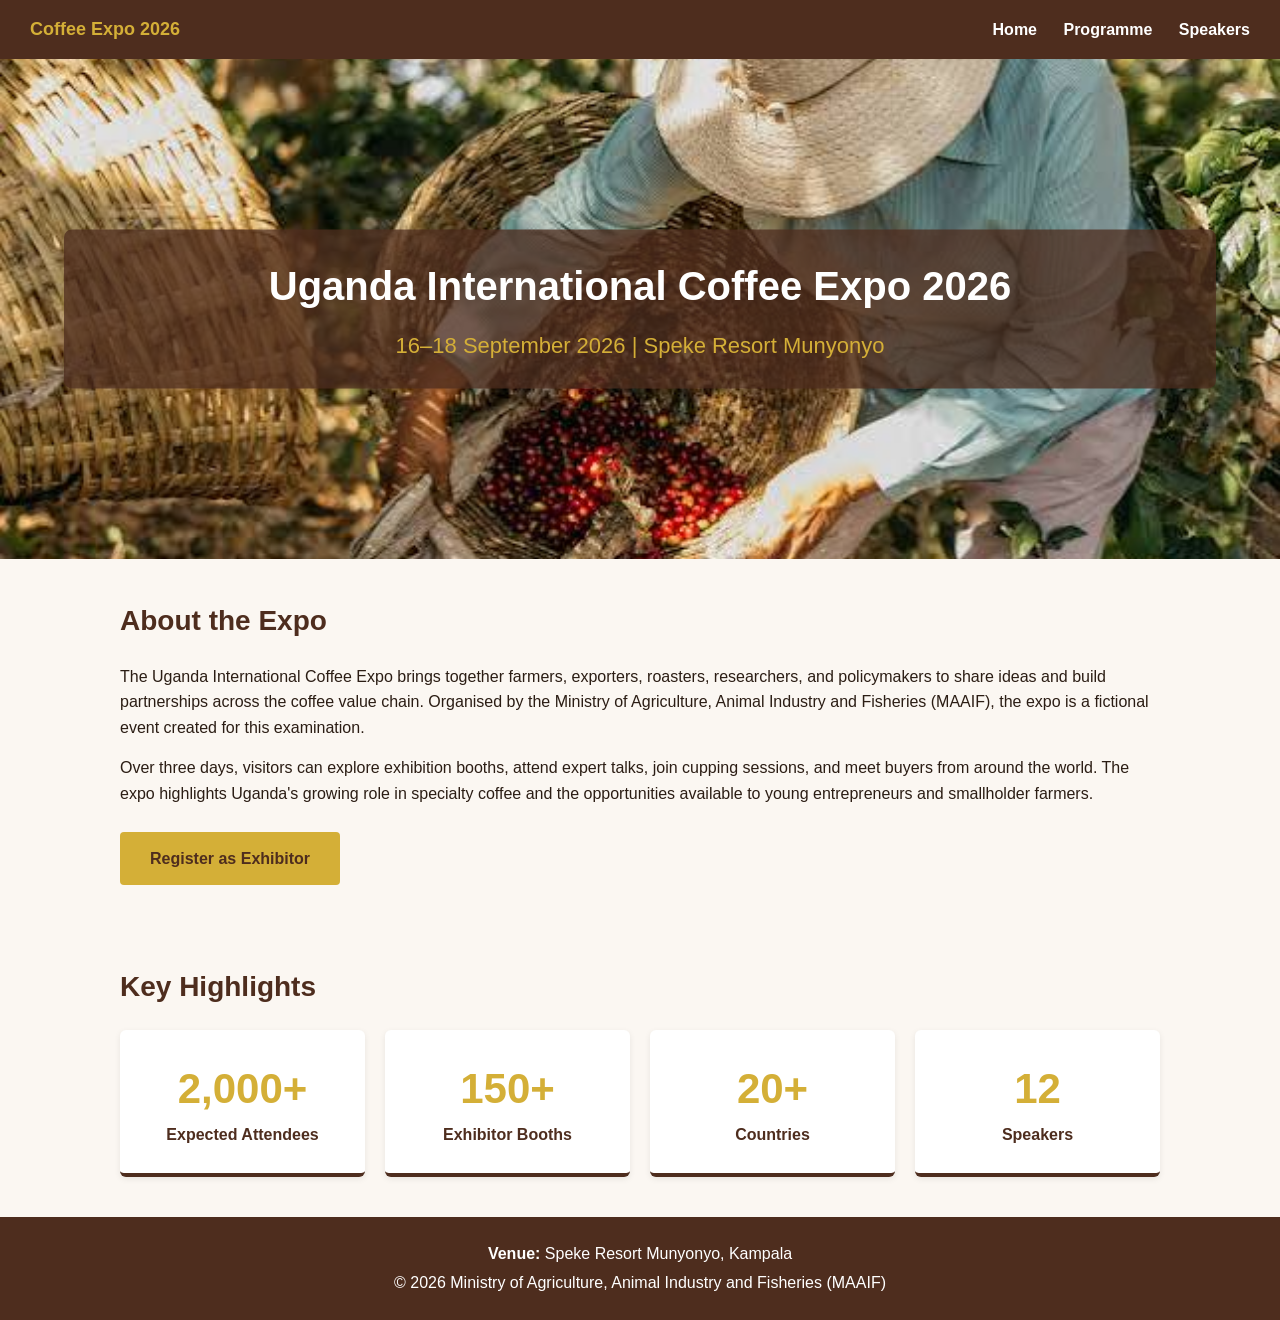
<file: index.html>
<!DOCTYPE html>
<html lang="en">
<head>
  <meta charset="UTF-8">
  <meta name="viewport" content="width=device-width, initial-scale=1.0">
  <title>Uganda International Coffee Expo 2026</title>
  <link rel="stylesheet" href="expo.css">
</head>
<body>

  <nav class="site-nav">
    <span class="event-name">Coffee Expo 2026</span>
    <div>
      <a href="index.html">Home</a>
      <a href="programme.html">Programme</a>
      <a href="speakers.html">Speakers</a>
    </div>
  </nav>

  <header class="hero">
    <img src="expo-banner.jpg" alt="Coffee beans and farmers at the Uganda International Coffee Expo">
    <div class="hero-text">
      <h1>Uganda International Coffee Expo 2026</h1>
      <h2>16–18 September 2026 | Speke Resort Munyonyo</h2>
    </div>
  </header>

  <main>
    <section class="section">
      <h2>About the Expo</h2>
      <p>
        The Uganda International Coffee Expo brings together farmers, exporters, roasters, researchers, and policymakers to share ideas and build partnerships across the coffee value chain. Organised by the Ministry of Agriculture, Animal Industry and Fisheries (MAAIF), the expo is a fictional event created for this examination.
      </p>
      <p>
        Over three days, visitors can explore exhibition booths, attend expert talks, join cupping sessions, and meet buyers from around the world. The expo highlights Uganda's growing role in specialty coffee and the opportunities available to young entrepreneurs and smallholder farmers.
      </p>
      <a href="exhibitors.html" class="btn">Register as Exhibitor</a>
    </section>

    <section class="section">
      <h2>Key Highlights</h2>
      <div class="highlights">
        <div class="highlight-card">
          <div class="stat-number">2,000+</div>
          <div class="stat-label">Expected Attendees</div>
        </div>
        <div class="highlight-card">
          <div class="stat-number">150+</div>
          <div class="stat-label">Exhibitor Booths</div>
        </div>
        <div class="highlight-card">
          <div class="stat-number">20+</div>
          <div class="stat-label">Countries</div>
        </div>
        <div class="highlight-card">
          <div class="stat-number">12</div>
          <div class="stat-label">Speakers</div>
        </div>
      </div>
    </section>
  </main>

  <footer>
    <p><strong>Venue:</strong> Speke Resort Munyonyo, Kampala</p>
    <p>&copy; 2026 Ministry of Agriculture, Animal Industry and Fisheries (MAAIF)</p>
  </footer>

</body>
</html>
</file>
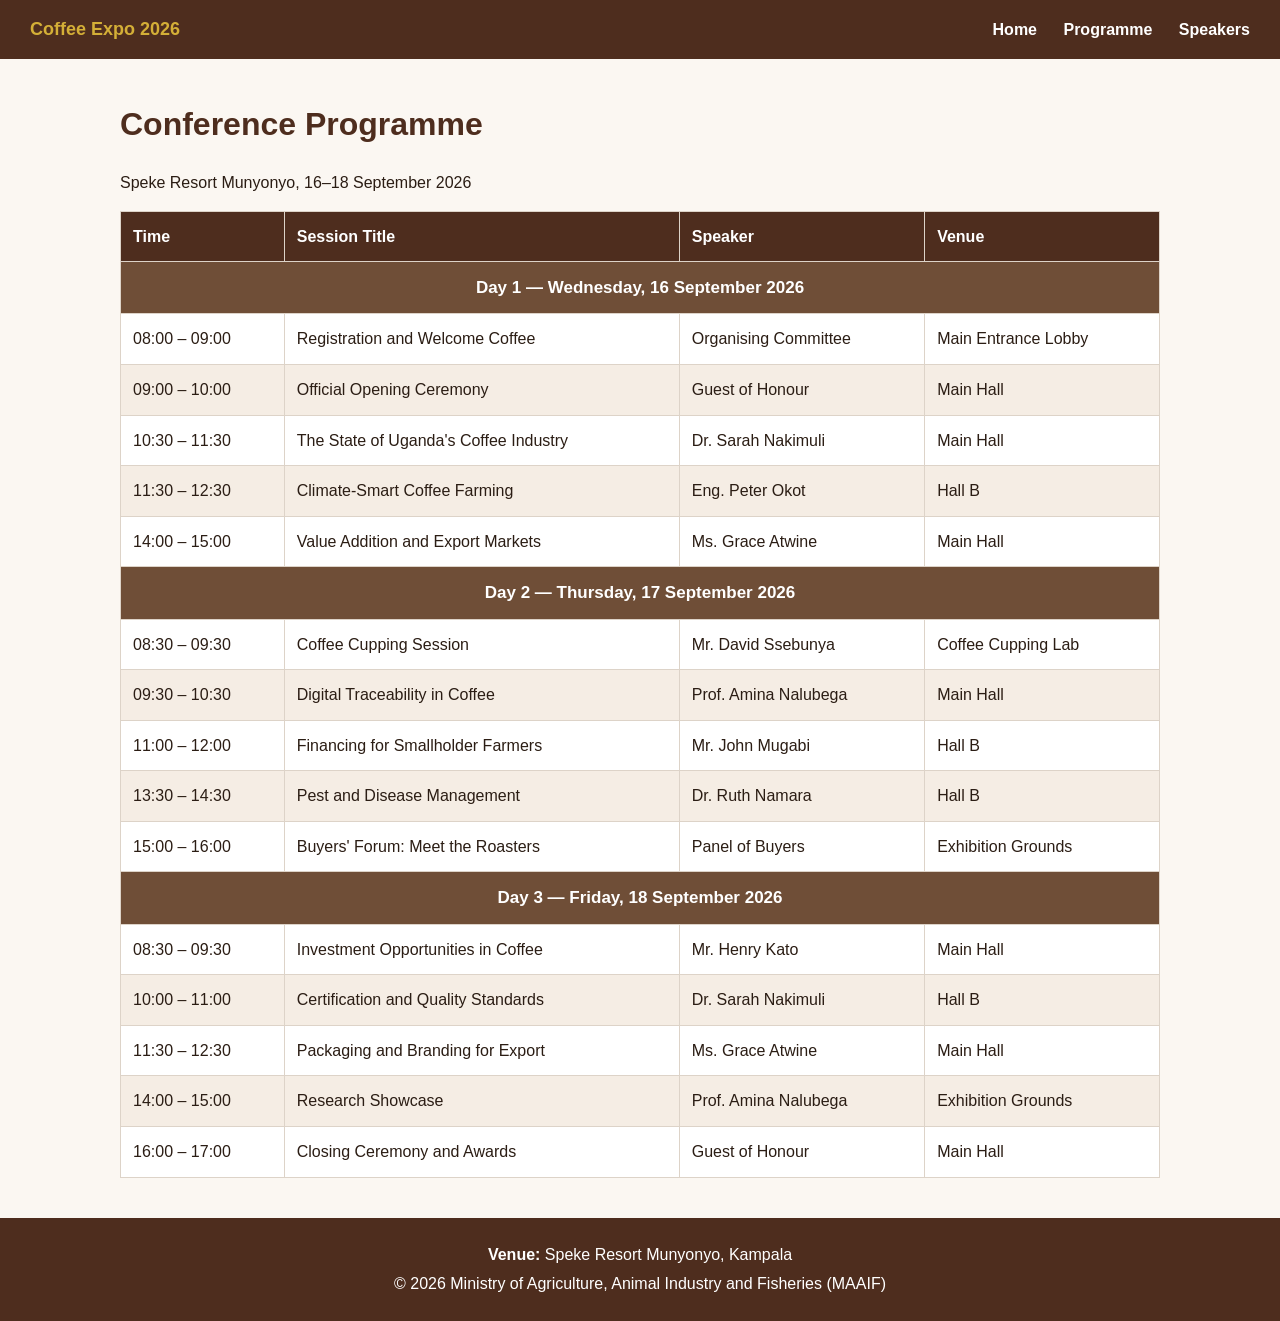
<file: programme.html>
<!DOCTYPE html>
<html lang="en">
<head>
  <meta charset="UTF-8">
  <meta name="viewport" content="width=device-width, initial-scale=1.0">
  <title>Programme - Uganda International Coffee Expo 2026</title>
  <link rel="stylesheet" href="expo.css">
</head>
<body>

  <nav class="site-nav">
    <span class="event-name">Coffee Expo 2026</span>
    <div>
      <a href="index.html">Home</a>
      <a href="programme.html">Programme</a>
      <a href="speakers.html">Speakers</a>
    </div>
  </nav>

  <main class="section">
    <h1>Conference Programme</h1>
    <p>Speke Resort Munyonyo, 16–18 September 2026</p>

    <div class="table-wrap">
      <table>
        <thead>
          <tr>
            <th>Time</th>
            <th>Session Title</th>
            <th>Speaker</th>
            <th>Venue</th>
          </tr>
        </thead>

        <tbody>
          <tr class="day-row">
            <td colspan="4">Day 1 — Wednesday, 16 September 2026</td>
          </tr>
          <tr>
            <td>08:00 – 09:00</td>
            <td>Registration and Welcome Coffee</td>
            <td>Organising Committee</td>
            <td>Main Entrance Lobby</td>
          </tr>
          <tr class="alt">
            <td>09:00 – 10:00</td>
            <td>Official Opening Ceremony</td>
            <td>Guest of Honour</td>
            <td>Main Hall</td>
          </tr>
          <tr>
            <td>10:30 – 11:30</td>
            <td>The State of Uganda's Coffee Industry</td>
            <td>Dr. Sarah Nakimuli</td>
            <td>Main Hall</td>
          </tr>
          <tr class="alt">
            <td>11:30 – 12:30</td>
            <td>Climate-Smart Coffee Farming</td>
            <td>Eng. Peter Okot</td>
            <td>Hall B</td>
          </tr>
          <tr>
            <td>14:00 – 15:00</td>
            <td>Value Addition and Export Markets</td>
            <td>Ms. Grace Atwine</td>
            <td>Main Hall</td>
          </tr>

          <tr class="day-row">
            <td colspan="4">Day 2 — Thursday, 17 September 2026</td>
          </tr>
          <tr>
            <td>08:30 – 09:30</td>
            <td>Coffee Cupping Session</td>
            <td>Mr. David Ssebunya</td>
            <td>Coffee Cupping Lab</td>
          </tr>
          <tr class="alt">
            <td>09:30 – 10:30</td>
            <td>Digital Traceability in Coffee</td>
            <td>Prof. Amina Nalubega</td>
            <td>Main Hall</td>
          </tr>
          <tr>
            <td>11:00 – 12:00</td>
            <td>Financing for Smallholder Farmers</td>
            <td>Mr. John Mugabi</td>
            <td>Hall B</td>
          </tr>
          <tr class="alt">
            <td>13:30 – 14:30</td>
            <td>Pest and Disease Management</td>
            <td>Dr. Ruth Namara</td>
            <td>Hall B</td>
          </tr>
          <tr>
            <td>15:00 – 16:00</td>
            <td>Buyers' Forum: Meet the Roasters</td>
            <td>Panel of Buyers</td>
            <td>Exhibition Grounds</td>
          </tr>

          <tr class="day-row">
            <td colspan="4">Day 3 — Friday, 18 September 2026</td>
          </tr>
          <tr>
            <td>08:30 – 09:30</td>
            <td>Investment Opportunities in Coffee</td>
            <td>Mr. Henry Kato</td>
            <td>Main Hall</td>
          </tr>
          <tr class="alt">
            <td>10:00 – 11:00</td>
            <td>Certification and Quality Standards</td>
            <td>Dr. Sarah Nakimuli</td>
            <td>Hall B</td>
          </tr>
          <tr>
            <td>11:30 – 12:30</td>
            <td>Packaging and Branding for Export</td>
            <td>Ms. Grace Atwine</td>
            <td>Main Hall</td>
          </tr>
          <tr class="alt">
            <td>14:00 – 15:00</td>
            <td>Research Showcase</td>
            <td>Prof. Amina Nalubega</td>
            <td>Exhibition Grounds</td>
          </tr>
          <tr>
            <td>16:00 – 17:00</td>
            <td>Closing Ceremony and Awards</td>
            <td>Guest of Honour</td>
            <td>Main Hall</td>
          </tr>
        </tbody>
      </table>
    </div>
  </main>

  <footer>
    <p><strong>Venue:</strong> Speke Resort Munyonyo, Kampala</p>
    <p>&copy; 2026 Ministry of Agriculture, Animal Industry and Fisheries (MAAIF)</p>
  </footer>

</body>
</html>
</file>
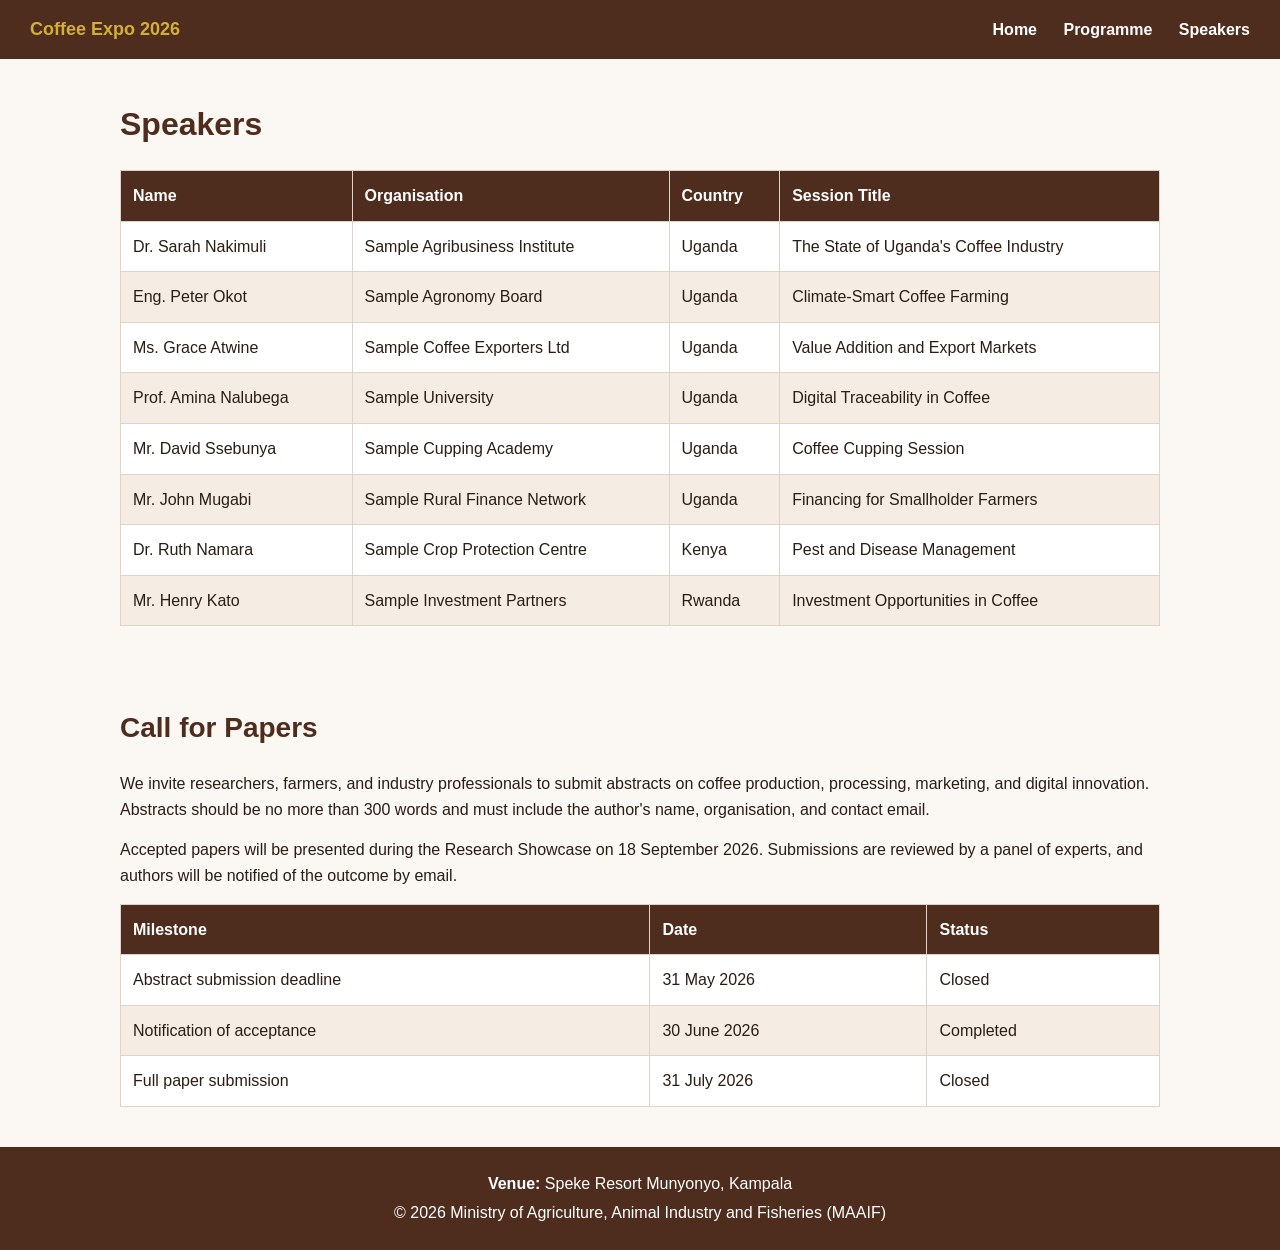
<file: speakers.html>
<!DOCTYPE html>
<html lang="en">
<head>
  <meta charset="UTF-8">
  <meta name="viewport" content="width=device-width, initial-scale=1.0">
  <title>Speakers - Uganda International Coffee Expo 2026</title>
  <link rel="stylesheet" href="expo.css">
</head>
<body>

  <nav class="site-nav">
    <span class="event-name">Coffee Expo 2026</span>
    <div>
      <a href="index.html">Home</a>
      <a href="programme.html">Programme</a>
      <a href="speakers.html">Speakers</a>
    </div>
  </nav>

  <main>
    <section class="section">
      <h1>Speakers</h1>
      <div class="table-wrap">
        <table>
          <thead>
            <tr>
              <th>Name</th>
              <th>Organisation</th>
              <th>Country</th>
              <th>Session Title</th>
            </tr>
          </thead>
          <tbody>
            <tr>
              <td>Dr. Sarah Nakimuli</td>
              <td>Sample Agribusiness Institute</td>
              <td>Uganda</td>
              <td>The State of Uganda's Coffee Industry</td>
            </tr>
            <tr class="alt">
              <td>Eng. Peter Okot</td>
              <td>Sample Agronomy Board</td>
              <td>Uganda</td>
              <td>Climate-Smart Coffee Farming</td>
            </tr>
            <tr>
              <td>Ms. Grace Atwine</td>
              <td>Sample Coffee Exporters Ltd</td>
              <td>Uganda</td>
              <td>Value Addition and Export Markets</td>
            </tr>
            <tr class="alt">
              <td>Prof. Amina Nalubega</td>
              <td>Sample University</td>
              <td>Uganda</td>
              <td>Digital Traceability in Coffee</td>
            </tr>
            <tr>
              <td>Mr. David Ssebunya</td>
              <td>Sample Cupping Academy</td>
              <td>Uganda</td>
              <td>Coffee Cupping Session</td>
            </tr>
            <tr class="alt">
              <td>Mr. John Mugabi</td>
              <td>Sample Rural Finance Network</td>
              <td>Uganda</td>
              <td>Financing for Smallholder Farmers</td>
            </tr>
            <tr>
              <td>Dr. Ruth Namara</td>
              <td>Sample Crop Protection Centre</td>
              <td>Kenya</td>
              <td>Pest and Disease Management</td>
            </tr>
            <tr class="alt">
              <td>Mr. Henry Kato</td>
              <td>Sample Investment Partners</td>
              <td>Rwanda</td>
              <td>Investment Opportunities in Coffee</td>
            </tr>
          </tbody>
        </table>
      </div>
    </section>

    <section class="section">
      <h2>Call for Papers</h2>
      <p>
        We invite researchers, farmers, and industry professionals to submit abstracts on coffee production, processing, marketing, and digital innovation. Abstracts should be no more than 300 words and must include the author's name, organisation, and contact email.
      </p>
      <p>
        Accepted papers will be presented during the Research Showcase on 18 September 2026. Submissions are reviewed by a panel of experts, and authors will be notified of the outcome by email.
      </p>

      <div class="table-wrap">
        <table>
          <thead>
            <tr>
              <th>Milestone</th>
              <th>Date</th>
              <th>Status</th>
            </tr>
          </thead>
          <tbody>
            <tr>
              <td>Abstract submission deadline</td>
              <td>31 May 2026</td>
              <td>Closed</td>
            </tr>
            <tr class="alt">
              <td>Notification of acceptance</td>
              <td>30 June 2026</td>
              <td>Completed</td>
            </tr>
            <tr>
              <td>Full paper submission</td>
              <td>31 July 2026</td>
              <td>Closed</td>
            </tr>
          </tbody>
        </table>
      </div>
    </section>
  </main>

  <footer>
    <p><strong>Venue:</strong> Speke Resort Munyonyo, Kampala</p>
    <p>&copy; 2026 Ministry of Agriculture, Animal Industry and Fisheries (MAAIF)</p>
  </footer>

</body>
</html>
</file>
<file: expo.css>
/* Reset */
* {
  margin: 0;
  padding: 0;
  box-sizing: border-box;
}

body {
  font-family: Arial, Helvetica, sans-serif;
  color: #2B1D14;
  line-height: 1.6;
  background-color: #FBF7F2;
}

/* Navigation */
.site-nav {
  background-color: #4E2D1E;
  display: flex;
  justify-content: space-between;
  align-items: center;
  padding: 15px 30px;
  flex-wrap: wrap;
  gap: 10px;
}

.site-nav .event-name {
  color: #D4AF37;
  font-weight: bold;
  font-size: 18px;
}

.site-nav a {
  color: #FFFFFF;
  text-decoration: none;
  font-weight: bold;
  margin-left: 22px;
}

.site-nav a:hover {
  color: #D4AF37;
}

/* Banner (500px height, object-fit cover) */
.hero {
  position: relative;
}

.hero img {
  width: 100%;
  height: 500px;
  object-fit: cover;
  display: block;
}

.hero-text {
  position: absolute;
  top: 50%;
  left: 50%;
  transform: translate(-50%, -50%);
  width: 90%;
  text-align: center;
  color: #FFFFFF;
  background-color: rgba(78, 45, 30, 0.75);
  padding: 25px 30px;
  border-radius: 8px;
}

.hero-text h1 {
  font-size: 40px;
  margin-bottom: 10px;
}

.hero-text h2 {
  font-size: 22px;
  font-weight: normal;
  color: #D4AF37;
}

/* Page sections */
.section {
  max-width: 1100px;
  margin: 0 auto;
  padding: 40px 30px;
}

.section h1 {
  color: #4E2D1E;
  font-size: 32px;
  margin-bottom: 20px;
}

.section h2 {
  color: #4E2D1E;
  font-size: 28px;
  margin-bottom: 20px;
}

.section p {
  margin-bottom: 15px;
}

/* Buttons */
.btn {
  display: inline-block;
  background-color: #D4AF37;
  color: #4E2D1E;
  text-decoration: none;
  font-weight: bold;
  padding: 14px 30px;
  border-radius: 4px;
  margin-top: 10px;
}

.btn:hover {
  background-color: #C19B26;
}

/* Key highlights: flexbox cards */
.highlights {
  display: flex;
  flex-wrap: wrap;
  gap: 20px;
  margin-top: 20px;
}

.highlight-card {
  flex: 1 1 220px;
  background-color: #FFFFFF;
  border-bottom: 4px solid #4E2D1E;
  border-radius: 6px;
  padding: 25px;
  text-align: center;
  box-shadow: 0 2px 6px rgba(0, 0, 0, 0.08);
}

.stat-number {
  font-size: 42px;
  font-weight: bold;
  color: #D4AF37;
}

.stat-label {
  color: #4E2D1E;
  font-weight: bold;
}

/* Programme and speaker tables */
table {
  width: 100%;
  border-collapse: collapse;
  background-color: #FFFFFF;
  margin-top: 15px;
}

th,
td {
  border: 1px solid #DDD3C8;
  padding: 12px;
  text-align: left;
  vertical-align: top;
}

thead th {
  background-color: #4E2D1E;
  color: #FFFFFF;
}

.day-row td {
  background-color: #6F4E37;
  color: #FFFFFF;
  font-weight: bold;
  font-size: 17px;
  text-align: center;
}

tbody tr.alt td {
  background-color: #F5EDE4;
}

/* Speaker cards: flexbox, 2 per row */
.speaker-grid {
  display: flex;
  flex-wrap: wrap;
  gap: 25px;
  margin-top: 20px;
}

.speaker-card {
  flex: 0 0 calc(50% - 13px);
  background-color: #FFFFFF;
  border-radius: 10px;
  padding: 20px;
  box-shadow: 0 2px 8px rgba(0, 0, 0, 0.08);
}

.speaker-card img {
  width: 100%;
  height: 200px;
  object-fit: cover;
  border-radius: 8px;
  display: block;
  margin-bottom: 15px;
}

.speaker-card h3 {
  color: #4E2D1E;
  font-size: 20px;
  margin-bottom: 4px;
}

.speaker-role {
  color: #6F4E37;
  font-weight: bold;
  margin-bottom: 10px;
}

/* Footer */
footer {
  background-color: #4E2D1E;
  color: #FFFFFF;
  text-align: center;
  padding: 20px 30px;
}

footer p {
  margin: 4px 0;
}

/* Small screens */
@media (max-width: 700px) {
  .hero img {
    height: 350px;
  }
  .hero-text h1 {
    font-size: 26px;
  }
  .speaker-card {
    flex: 0 0 100%;
  }
  .stat-number {
    font-size: 32px;
  }
  .table-wrap {
    overflow-x: auto;
  }
}
</file>
